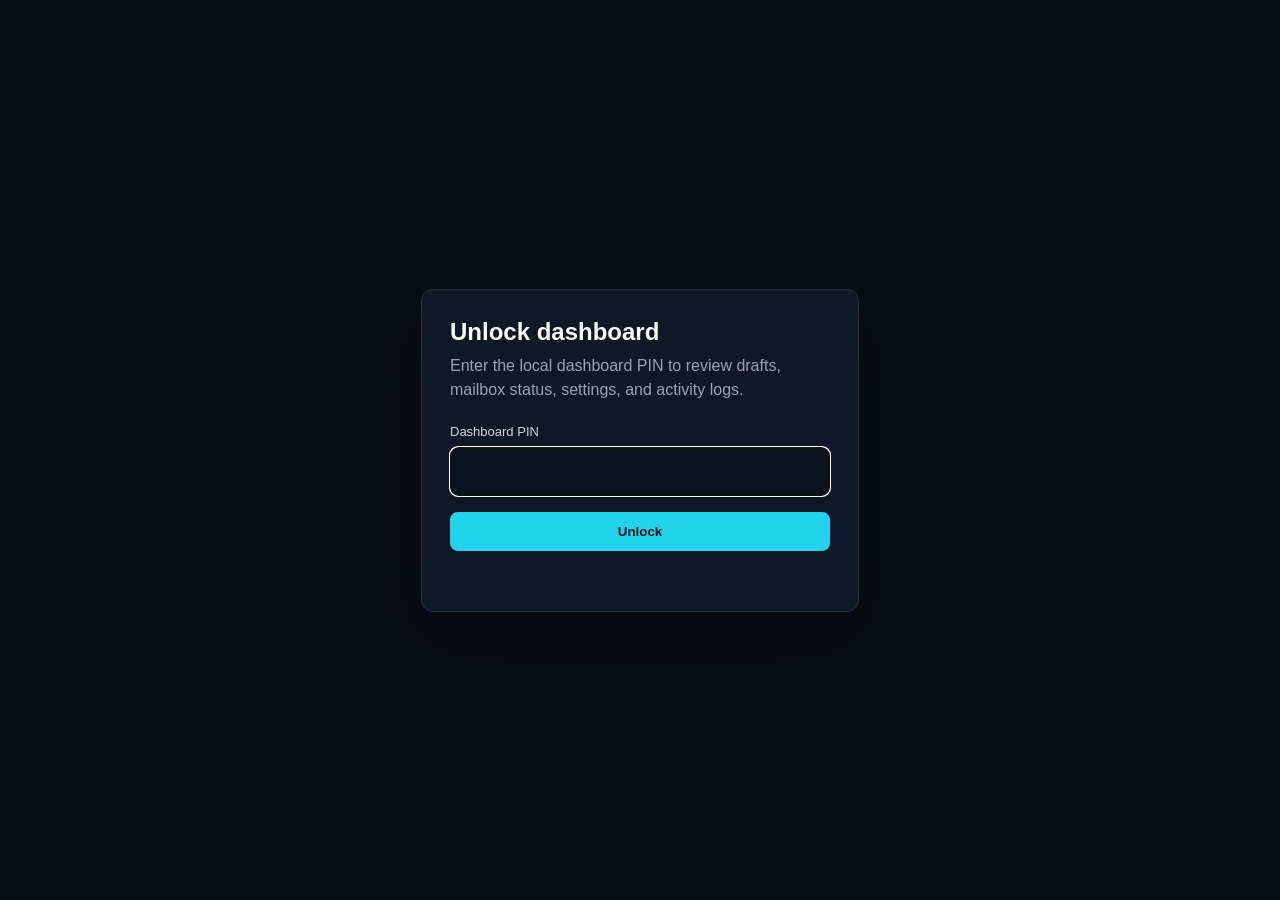
<file: dashboard/login.html>
<!DOCTYPE html>
<html lang="en">
<head>
  <meta charset="UTF-8" />
  <meta name="viewport" content="width=device-width, initial-scale=1.0" />
  <title>Unlock AI Email Agent</title>
  <style>
    body{margin:0;min-height:100vh;display:grid;place-items:center;background:#080c14;color:#f8fafc;font-family:Inter,Segoe UI,Arial,sans-serif}
    main{width:min(380px,calc(100vw - 32px));border:1px solid #263244;background:#101827;border-radius:12px;padding:28px;box-shadow:0 24px 80px rgba(0,0,0,.35)}
    h1{font-size:24px;margin:0 0 8px}
    p{color:#94a3b8;line-height:1.5;margin:0 0 22px}
    label{display:block;font-size:13px;color:#cbd5e1;margin-bottom:8px}
    input{box-sizing:border-box;width:100%;border:1px solid #334155;background:#0b1220;color:#f8fafc;border-radius:8px;padding:12px;font-size:20px;letter-spacing:5px;text-align:center}
    button{width:100%;margin-top:16px;border:0;border-radius:8px;background:#22d3ee;color:#05131a;font-weight:700;padding:12px;cursor:pointer}
    button:disabled{opacity:.65;cursor:wait}
    [role=alert]{min-height:20px;color:#fca5a5;font-size:13px;margin-top:12px}
  </style>
</head>
<body>
  <main>
    <h1>Unlock dashboard</h1>
    <p>Enter the local dashboard PIN to review drafts, mailbox status, settings, and activity logs.</p>
    <form id="login-form">
      <label for="pin">Dashboard PIN</label>
      <input id="pin" name="pin" type="password" inputmode="numeric" autocomplete="off" minlength="4" maxlength="12" required autofocus />
      <button type="submit">Unlock</button>
      <div role="alert" id="message"></div>
    </form>
  </main>
  <script>
    document.getElementById('login-form').addEventListener('submit', async event => {
      event.preventDefault();
      const button = event.target.querySelector('button');
      const message = document.getElementById('message');
      button.disabled = true;
      message.textContent = '';
      try {
        const response = await fetch('/api/unlock', {
          method: 'POST',
          headers: {'Content-Type': 'application/json'},
          body: JSON.stringify({pin: document.getElementById('pin').value})
        });
        const data = await response.json();
        if (!response.ok) throw new Error(data.error || 'Unlock failed');
        window.location.href = '/';
      } catch (error) {
        message.textContent = error.message;
      } finally {
        button.disabled = false;
      }
    });
  </script>
</body>
</html>
</file>
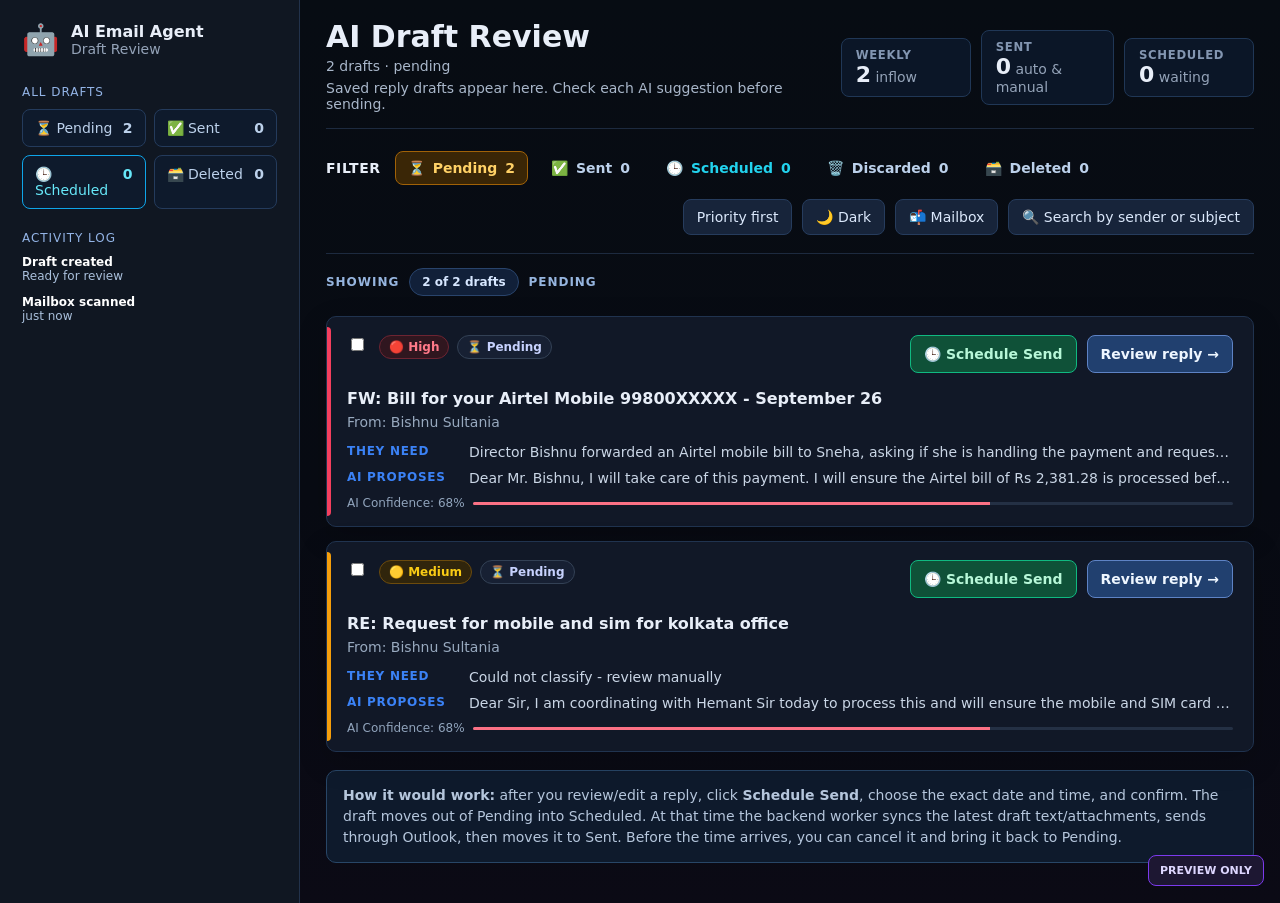
<file: dashboard/schedule-send-preview.html>
<!doctype html>
<html lang="en">
<meta charset="utf-8">
<meta name="viewport" content="width=device-width, initial-scale=1">
<title>Schedule Send Preview</title>
<style>
*{box-sizing:border-box}body{margin:0;background:#080c14;color:#e8eef8;font:14px Inter,system-ui,sans-serif}button,input{font:inherit}button{cursor:pointer}.shell{min-height:100vh;display:grid;grid-template-columns:300px 1fr}.side{background:#101722;border-right:1px solid #22324b;padding:22px}.brand{display:flex;gap:12px;align-items:center;margin-bottom:28px}.bot{font-size:30px}.brand strong{display:block;font-size:16px}.brand span,.muted{color:#94a3b8}.panel-title{font-size:12px;color:#93b4e6;text-transform:uppercase;letter-spacing:.08em;margin:22px 0 10px}.mini-grid{display:grid;grid-template-columns:1fr 1fr;gap:8px}.mini{border:1px solid #243b5c;border-radius:8px;background:#0e1a2c;padding:10px 12px;display:flex;justify-content:space-between;color:#bcd1eb}.mini.scheduled{border-color:#0ea5e9;color:#67e8f9}.feed{display:grid;gap:12px;color:#aac0dc;font-size:12px}.feed b{color:#fff}.main{min-width:0;padding:22px 26px 40px;background:linear-gradient(180deg,#070c13,#080b13 55%,#0b0a15)}.top{display:flex;justify-content:space-between;gap:18px;border-bottom:1px solid #1d2a3f;padding-bottom:16px}.title h1{margin:0;font-size:30px;line-height:1}.title p{margin:6px 0 0;color:#a9b7ca}.metrics{display:flex;gap:10px;align-items:center}.metric{min-width:130px;border:1px solid #203756;border-radius:8px;background:#0b1627;padding:9px 14px}.metric small{display:block;color:#8396b1;font-weight:700;letter-spacing:.06em}.metric b{font-size:22px}.toolbar{display:flex;align-items:center;gap:14px;flex-wrap:wrap;padding:22px 0 18px;border-bottom:1px solid #1d2a3f}.label{font-weight:800;letter-spacing:.04em}.filters{display:flex;gap:10px;flex-wrap:wrap}.pill{display:inline-flex;align-items:center;gap:8px;height:34px;border:1px solid transparent;border-radius:8px;background:transparent;color:#bcd1eb;padding:0 12px;font-weight:700}.pill.active{background:#3a2606;border-color:#a16207;color:#ffd166}.pill.scheduled{color:#22d3ee}.pill.scheduled.active{background:#073142;border-color:#0891b2}.tools{margin-left:auto;display:flex;gap:10px;flex-wrap:wrap}.tool{height:36px;border:1px solid #263c5d;border-radius:8px;background:#17243a;color:#dbe8fb;padding:0 13px}.search{min-width:240px}.active-row{display:flex;gap:10px;align-items:center;padding:14px 0 20px;color:#96b5df;text-transform:uppercase;font-size:12px;font-weight:800;letter-spacing:.08em}.count{border:1px solid #29446c;background:#112039;border-radius:20px;padding:6px 12px;color:#d7e7ff;text-transform:none;letter-spacing:0}.card{position:relative;border:1px solid #20334f;background:#111827;border-radius:10px;margin-bottom:14px;padding:18px 20px 16px 20px;box-shadow:0 10px 30px rgba(0,0,0,.18)}.card:before{content:"";position:absolute;left:0;top:10px;bottom:10px;width:4px;border-radius:0 5px 5px 0;background:#f43f5e}.card.medium:before{background:#f59e0b}.card-head{display:flex;align-items:flex-start;gap:12px}.badges{display:flex;gap:8px;flex-wrap:wrap}.badge{display:inline-flex;align-items:center;gap:5px;border:1px solid #334155;border-radius:999px;padding:4px 9px;font-size:12px;font-weight:800;color:#c7d2fe;background:#172033}.badge.high{color:#ff7a89;background:#30161f;border-color:#6d2432}.badge.med{color:#facc15;background:#30250c;border-color:#6c4b0d}.badge.schedule{color:#67e8f9;background:#073142;border-color:#0891b2}.actions{margin-left:auto;display:flex;gap:10px;align-items:flex-start}.btn{height:38px;border:1px solid #2f4b72;border-radius:8px;background:#173052;color:#bfe4ff;padding:0 13px;font-weight:800}.primary{background:#21406f;border-color:#5e83c5;color:#eef6ff}.send{background:#0f5138;border-color:#10b981;color:#b7f7d8}.danger{background:#451b1b;border-color:#ef4444;color:#ffb4b4}.schedule-wrap{position:relative}.popover{display:none;position:absolute;right:0;top:46px;z-index:5;width:292px;border:1px solid #2b4569;border-radius:12px;background:#0b1525;padding:12px;box-shadow:0 22px 60px rgba(0,0,0,.55)}.popover.open{display:block}.popover label{display:block;margin-bottom:8px;font-weight:800;color:#dbeafe}.date-input{width:100%;height:38px;border:1px solid #365173;border-radius:8px;background:#142139;color:#f8fafc;padding:0 10px;color-scheme:dark}.quick{display:grid;grid-template-columns:1fr 1fr;gap:8px;margin:10px 0}.quick button,.pop-actions button{border:1px solid #2d4668;background:#13243b;color:#c9dbf1;border-radius:8px;padding:8px}.pop-actions{display:flex;justify-content:flex-end;gap:8px}.pop-actions .confirm{background:#0e7490;border-color:#22d3ee;color:#e0fbff;font-weight:800}.subject{margin:16px 0 6px;font-size:16px;font-weight:800}.from{color:#98a9bf;margin-bottom:14px}.row{display:grid;grid-template-columns:110px 1fr;gap:12px;margin:10px 0}.row b{color:#3b82f6;text-transform:uppercase;font-size:12px;letter-spacing:.06em}.row span{color:#cad6e6;white-space:nowrap;overflow:hidden;text-overflow:ellipsis}.confidence{display:flex;align-items:center;gap:8px;color:#91a4bc;font-size:12px}.bar{height:3px;background:#243044;flex:1;border-radius:9px;overflow:hidden}.bar i{display:block;width:68%;height:100%;background:#fb7185}.note{margin-top:18px;border:1px solid #284667;border-radius:10px;background:#0e1a2c;padding:14px 16px;color:#b5c6dc;line-height:1.5}.preview{position:fixed;right:16px;bottom:14px;padding:8px 11px;border:1px solid #7c3aed;border-radius:8px;background:#1d1732;color:#ddd6fe;font-size:11px;font-weight:800}.toast{position:fixed;right:18px;top:18px;max-width:360px;border:1px solid #0891b2;border-radius:10px;background:#052c3a;color:#dffcff;padding:12px 14px;box-shadow:0 16px 40px rgba(0,0,0,.4);display:none}.toast.show{display:block}.hidden{display:none}@media(max-width:1100px){.shell{grid-template-columns:1fr}.side{display:none}.top{flex-direction:column}.metrics,.toolbar,.tools{justify-content:flex-start}.tools{margin-left:0}.row{grid-template-columns:1fr}.row span{white-space:normal}.actions{width:100%;margin-left:0;justify-content:flex-start;flex-wrap:wrap}.card-head{flex-wrap:wrap}.popover{left:0;right:auto}.search{min-width:170px;flex:1}}@media(max-width:620px){.main{padding:18px 14px}.metrics{flex-wrap:wrap}.metric{flex:1 1 135px}.pill span.text{display:none}.tool.search{width:100%;min-width:0}.quick{grid-template-columns:1fr}.popover{width:min(292px,calc(100vw - 44px))}}
</style>
<body>
<div class="toast" id="toast"></div>
<div class="shell">
  <aside class="side">
    <div class="brand"><span class="bot">🤖</span><div><strong>AI Email Agent</strong><span>Draft Review</span></div></div>
    <div class="panel-title">All Drafts</div>
    <div class="mini-grid">
      <div class="mini"><span>⏳ Pending</span><b id="side-pending">2</b></div>
      <div class="mini"><span>✅ Sent</span><b>0</b></div>
      <div class="mini scheduled"><span>🕒 Scheduled</span><b id="side-scheduled">0</b></div>
      <div class="mini"><span>🗃️ Deleted</span><b>0</b></div>
    </div>
    <div class="panel-title">Activity Log</div>
    <div class="feed" id="feed">
      <div><b>Draft created</b><br>Ready for review</div>
      <div><b>Mailbox scanned</b><br>just now</div>
    </div>
  </aside>
  <main class="main">
    <section class="top">
      <div class="title">
        <h1>AI Draft Review</h1>
        <p><span id="subtitle-count">2</span> drafts · <span id="subtitle-mode">pending</span></p>
        <p>Saved reply drafts appear here. Check each AI suggestion before sending.</p>
      </div>
      <div class="metrics">
        <div class="metric"><small>WEEKLY</small><b>2</b><span class="muted"> inflow</span></div>
        <div class="metric"><small>SENT</small><b>0</b><span class="muted"> auto & manual</span></div>
        <div class="metric"><small>SCHEDULED</small><b id="metric-scheduled">0</b><span class="muted"> waiting</span></div>
      </div>
    </section>
    <section class="toolbar">
      <span class="label">FILTER</span>
      <div class="filters">
        <button class="pill active" data-filter="pending">⏳ <span class="text">Pending</span> <span id="pending-count">2</span></button>
        <button class="pill">✅ <span class="text">Sent</span> 0</button>
        <button class="pill scheduled" data-filter="scheduled">🕒 <span class="text">Scheduled</span> <span id="scheduled-count">0</span></button>
        <button class="pill">🗑️ <span class="text">Discarded</span> 0</button>
        <button class="pill">🗃️ <span class="text">Deleted</span> 0</button>
      </div>
      <div class="tools">
        <button class="tool">Priority first</button>
        <button class="tool">🌙 Dark</button>
        <button class="tool">📬 Mailbox</button>
        <button class="tool search">🔍 Search by sender or subject</button>
      </div>
    </section>
    <section class="active-row">
      <span>Showing</span><span class="count" id="showing-count">2 of 2 drafts</span><span id="active-label">Pending</span>
    </section>
    <section id="cards"></section>
    <section class="note">
      <b>How it would work:</b> after you review/edit a reply, click <b>Schedule Send</b>, choose the exact date and time, and confirm. The draft moves out of Pending into Scheduled. At that time the backend worker syncs the latest draft text/attachments, sends through Outlook, then moves it to Sent. Before the time arrives, you can cancel it and bring it back to Pending.
    </section>
  </main>
</div>
<div class="preview">PREVIEW ONLY</div>
<script>
const drafts=[
  {id:'a',priority:'high',subject:'FW: Bill for your Airtel Mobile 99800XXXXX - September 26',from:'Bishnu Sultania',need:'Director Bishnu forwarded an Airtel mobile bill to Sneha, asking if she is handling the payment and requesting her to process it.',reply:'Dear Mr. Bishnu, I will take care of this payment. I will ensure the Airtel bill of Rs 2,381.28 is processed before the due date on October 1, 2026.',when:null},
  {id:'b',priority:'medium',subject:'RE: Request for mobile and sim for kolkata office',from:'Bishnu Sultania',need:'Could not classify - review manually',reply:'Dear Sir, I am coordinating with Hemant Sir today to process this and will ensure the mobile and SIM card setup is finalized by tomorrow.',when:null}
];
let filter='pending';
function fmt(dt){return new Date(dt).toLocaleString(undefined,{weekday:'short',day:'2-digit',month:'short',hour:'numeric',minute:'2-digit'});}
function nextLocal(days=3,hour=9){const d=new Date();d.setDate(d.getDate()+days);d.setHours(hour,0,0,0);return d.toISOString().slice(0,16);}
function card(d){const scheduled=Boolean(d.when);return `<article class="card ${d.priority==='medium'?'medium':''}">
  <div class="card-head">
    <input type="checkbox" aria-label="Select draft">
    <div class="badges"><span class="badge ${d.priority==='high'?'high':'med'}">${d.priority==='high'?'🔴 High':'🟡 Medium'}</span><span class="badge">⏳ Pending</span>${scheduled?`<span class="badge schedule">🕒 Sends ${fmt(d.when)}</span>`:''}</div>
    <div class="actions">
      ${scheduled?`<button class="btn" onclick="cancelSchedule('${d.id}')">Cancel schedule</button>`:`<div class="schedule-wrap"><button class="btn send" onclick="toggleSchedule('${d.id}')">🕒 Schedule Send</button><div class="popover" id="pop-${d.id}"><label for="date-${d.id}">Send this reply on</label><input class="date-input" type="datetime-local" id="date-${d.id}" value="${nextLocal()}"><div class="quick"><button onclick="quick('${d.id}',1,9)">Tomorrow 9 AM</button><button onclick="quick('${d.id}',3,9)">In 3 days</button><button onclick="quick('${d.id}',7,10)">Next week</button><button onclick="quick('${d.id}',0,18)">Today 6 PM</button></div><div class="pop-actions"><button onclick="toggleSchedule('${d.id}')">Cancel</button><button class="confirm" onclick="schedule('${d.id}')">Schedule</button></div></div></div>`}
      <button class="btn primary">Review reply →</button>
    </div>
  </div>
  <div class="subject">${d.subject}</div><div class="from">From: ${d.from}</div>
  <div class="row"><b>They need</b><span>${d.need}</span></div><div class="row"><b>AI proposes</b><span>${d.reply}</span></div>
  <div class="confidence"><span>AI Confidence: 68%</span><div class="bar"><i></i></div></div>
</article>`}
function render(){const shown=drafts.filter(d=>filter==='scheduled'?d.when:!d.when);document.getElementById('cards').innerHTML=shown.map(card).join('')||'<div class="note">No drafts in this view.</div>';const scheduled=drafts.filter(d=>d.when).length,pending=drafts.length-scheduled;['pending-count','side-pending'].forEach(id=>document.getElementById(id).textContent=pending);['scheduled-count','side-scheduled','metric-scheduled'].forEach(id=>document.getElementById(id).textContent=scheduled);document.getElementById('subtitle-count').textContent=shown.length;document.getElementById('subtitle-mode').textContent=filter;document.getElementById('showing-count').textContent=`${shown.length} of ${shown.length} drafts`;document.getElementById('active-label').textContent=filter==='scheduled'?'Scheduled':'Pending';document.querySelectorAll('[data-filter]').forEach(b=>b.classList.toggle('active',b.dataset.filter===filter));}
function toggleSchedule(id){document.querySelectorAll('.popover').forEach(p=>{if(p.id!==`pop-${id}`)p.classList.remove('open')});document.getElementById(`pop-${id}`)?.classList.toggle('open');}
function quick(id,days,hour){document.getElementById(`date-${id}`).value=nextLocal(days,hour);}
function schedule(id){const input=document.getElementById(`date-${id}`);const when=new Date(input.value);if(!input.value||when<=new Date()){input.reportValidity();return}drafts.find(d=>d.id===id).when=when.toISOString();toast(`Scheduled to send ${fmt(when)}. It moved to the Scheduled filter.`);feed(`Reply scheduled`,fmt(when));filter='scheduled';render();}
function cancelSchedule(id){const d=drafts.find(x=>x.id===id);d.when=null;toast('Schedule cancelled. Draft is back in Pending.');feed('Schedule cancelled','Back to Pending');filter='pending';render();}
function toast(msg){const el=document.getElementById('toast');el.textContent=msg;el.classList.add('show');setTimeout(()=>el.classList.remove('show'),2800);}
function feed(a,b){document.getElementById('feed').insertAdjacentHTML('afterbegin',`<div><b>${a}</b><br>${b}</div>`);}
document.querySelectorAll('[data-filter]').forEach(b=>b.onclick=()=>{filter=b.dataset.filter;render()});document.addEventListener('click',e=>{if(!e.target.closest('.schedule-wrap'))document.querySelectorAll('.popover').forEach(p=>p.classList.remove('open'))});render();
</script>
</body>
</html>
</file>
